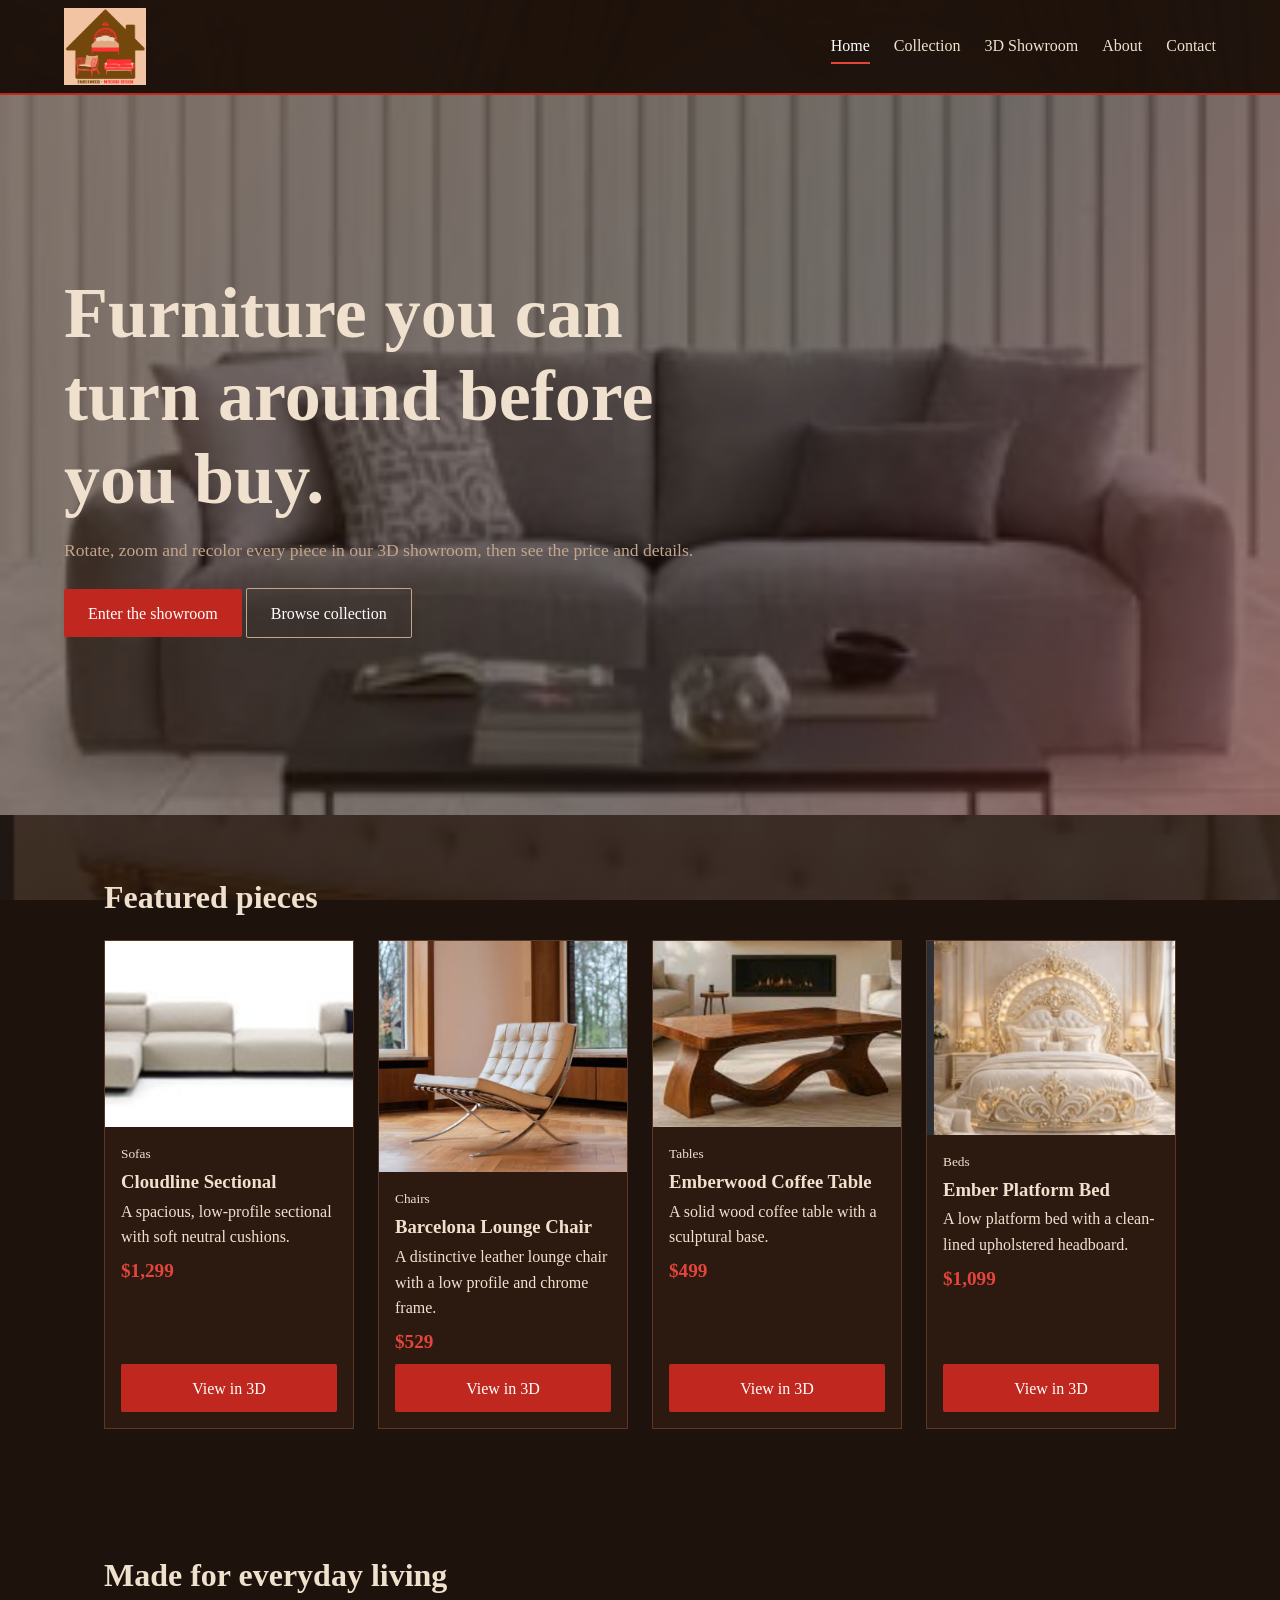
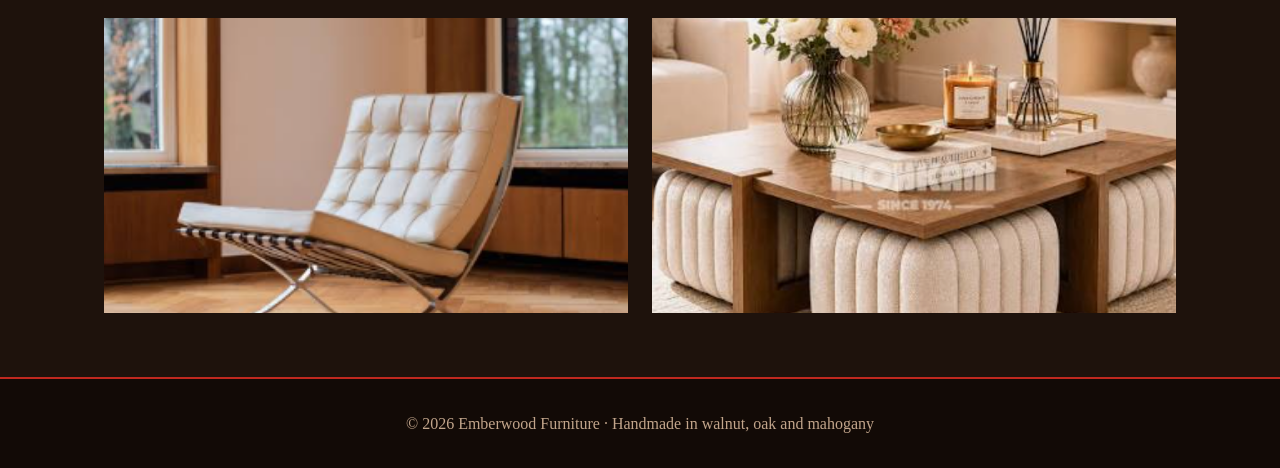
<file: index.html>
<!DOCTYPE html>
<html lang="en">

<head>
    <meta charset="UTF-8">
    <meta name="viewport" content="width=device-width,initial-scale=1">
    <title>Home | Emberwood Furniture</title>
    <link rel="icon" type="image/png" href="assets/images/emberwood-logo.png">
    <link rel="stylesheet" href="css/style.css">
</head>

<body class="page-home">
    <header><a class="logo" href="index.html" aria-label="Emberwood Interior Design home"><img
                src="assets/images/emberwood-logo.png" alt="Emberwood Interior Design"></a><button class="burger"
            aria-label="Menu">☰</button>
        <nav><a href="index.html" class="on">Home</a><a href="products.html" class="">Collection</a><a
                href="showroom.html" class="">3D Showroom</a><a href="about.html" class="">About</a><a
                href="contact.html" class="">Contact</a></nav>
    </header>
    <section class="hero"><img class="hero-image" src="assets/images/sofa%20(2).png" alt="">
        <div>
            <h1>Furniture you can turn around before you buy.</h1>
            <p>Rotate, zoom and recolor every piece in our 3D showroom, then see the price and details.</p><a
                class="btn" href="showroom.html">Enter the showroom</a> <a class="btn alt" href="products.html">Browse
                collection</a>
        </div>
    </section>
    <section class="wrap">
        <h2>Featured pieces</h2>
        <div class="grid" id="feat"></div>
    </section>
    <section class="wrap">
        <h2>Made for everyday living</h2>
        <div class="media"><img src="assets/images/Chair%20(1).png" alt="A comfortable upholstered accent chair">
            <img src="assets/images/Table%20(4).png" alt="A handcrafted wood coffee table"></div>
    </section>
    <footer>© 2026 Emberwood Furniture · Handmade in walnut, oak and mahogany</footer>
    <script src="js/data.js"></script>
    <script>document.getElementById('feat').innerHTML = PRODUCTS.filter((product) => product.id === product.model).map(card).join('')</script>
</body>

</html>
</file>
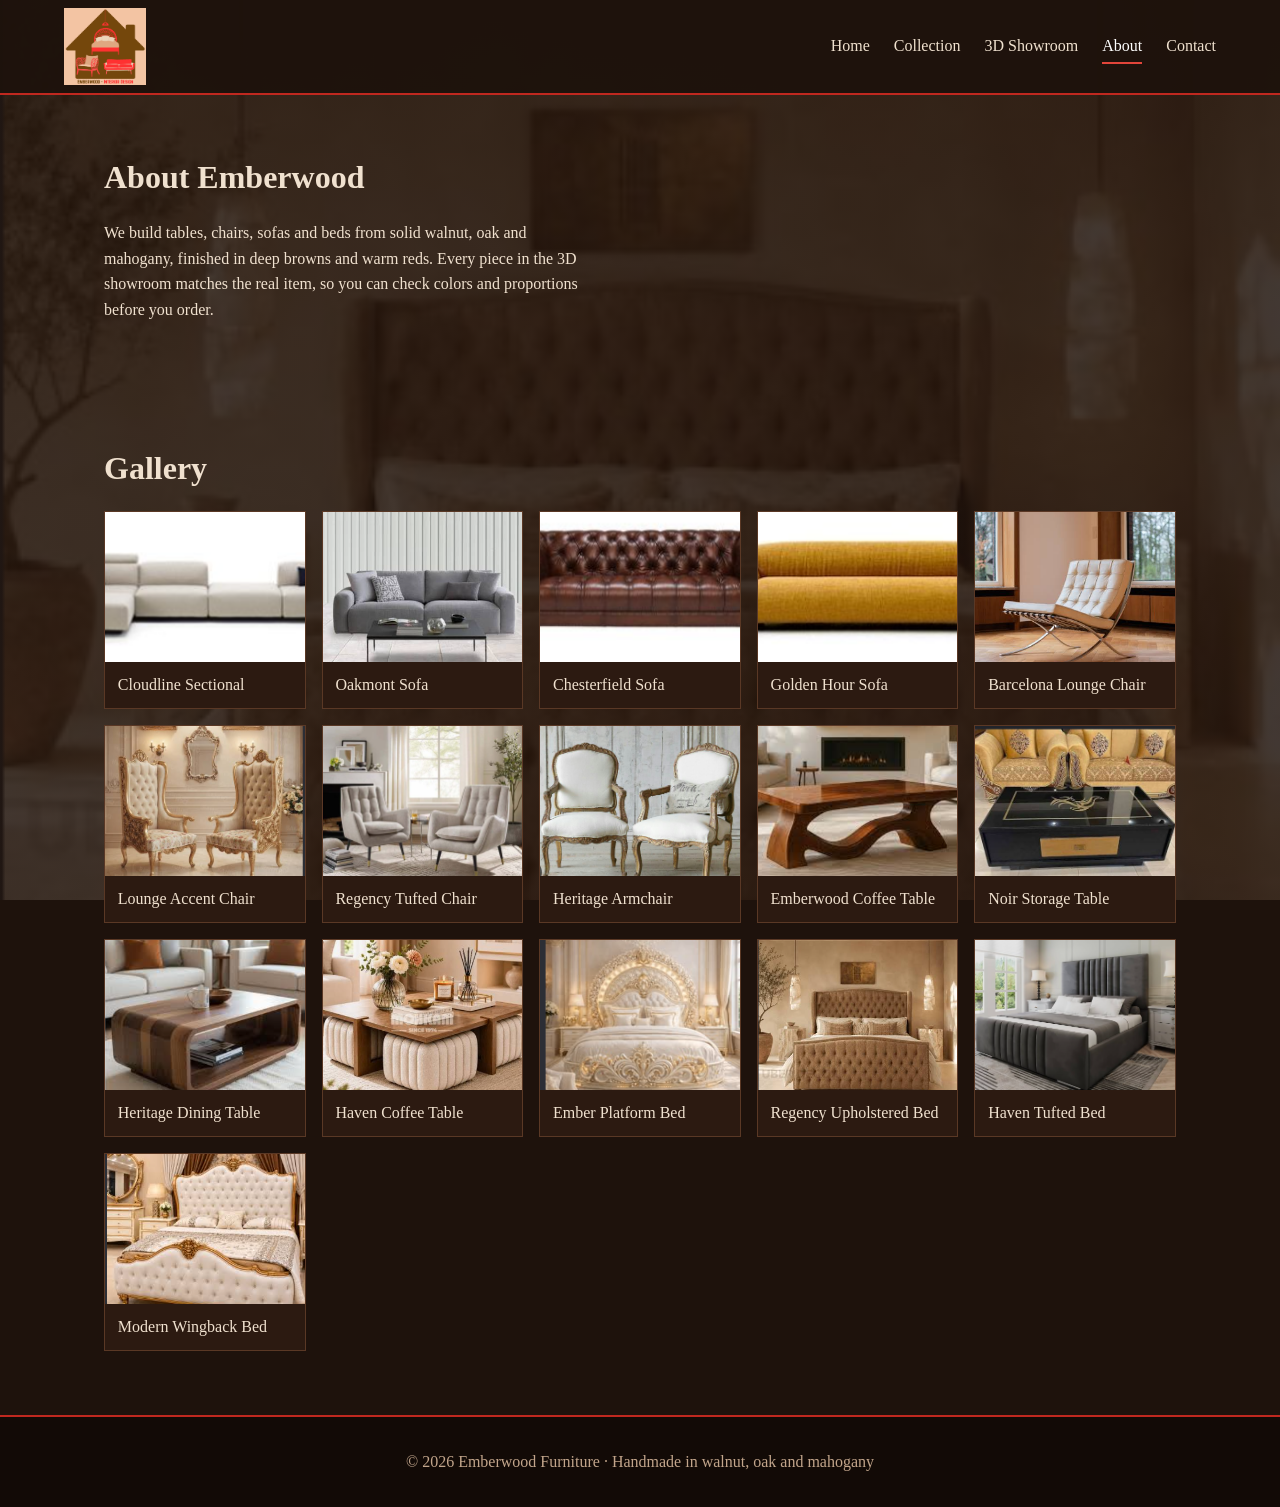
<file: about.html>
<!DOCTYPE html>
<html lang="en">

<head>
    <meta charset="UTF-8">
    <meta name="viewport" content="width=device-width,initial-scale=1">
    <title>About | Emberwood Furniture</title>
    <link rel="icon" type="image/png" href="assets/images/emberwood-logo.png">
    <link rel="stylesheet" href="css/style.css">
</head>

<body class="page-about">
    <header><a class="logo" href="index.html" aria-label="Emberwood Interior Design home"><img
                src="assets/images/emberwood-logo.png" alt="Emberwood Interior Design"></a><button class="burger"
            aria-label="Menu">☰</button>
        <nav><a href="index.html" class="">Home</a><a href="products.html" class="">Collection</a><a
                href="showroom.html" class="">3D Showroom</a><a href="about.html" class="on">About</a><a
                href="contact.html" class="">Contact</a></nav>
    </header>
    <section class="wrap">
        <h2>About Emberwood</h2>
        <p style="max-width:62ch">We build tables, chairs, sofas and beds from solid walnut, oak and mahogany, finished
            in deep browns and warm reds. Every piece in the 3D showroom matches the real item, so you can check colors
            and proportions before you order.</p>
    </section>
    <section class="wrap">
        <h2>Gallery</h2>
        <div class="gallery" id="gallery"></div>
    </section>
    <dialog class="image-viewer" id="image-viewer" aria-label="Gallery image">
        <button class="viewer-close" type="button" aria-label="Close image">×</button>
        <img id="viewer-image" alt="">
        <p id="viewer-caption"></p>
    </dialog>
    <footer>© 2026 Emberwood Furniture · Handmade in walnut, oak and mahogany</footer>
    <script src="js/data.js"></script>
    <script>
        const gallery = document.getElementById("gallery");
        const viewer = document.getElementById("image-viewer");
        const viewerImage = document.getElementById("viewer-image");
        const viewerCaption = document.getElementById("viewer-caption");

        gallery.innerHTML = PRODUCTS.map((product) =>
            `<button class="gallery-item" type="button" data-image="${product.img}" data-caption="${product.name}"><img src="${product.img}" alt="${product.name}" loading="lazy"><span>${product.name}</span></button>`
        ).join("");

        gallery.addEventListener("click", (event) => {
            const item = event.target.closest(".gallery-item");
            if (!item) return;
            viewerImage.src = item.dataset.image;
            viewerImage.alt = item.dataset.caption;
            viewerCaption.textContent = item.dataset.caption;
            viewer.showModal();
        });
        viewer.querySelector(".viewer-close").addEventListener("click", () => viewer.close());
        viewer.addEventListener("click", (event) => {
            if (event.target === viewer) viewer.close();
        });
    </script>
</body>

</html>
</file>
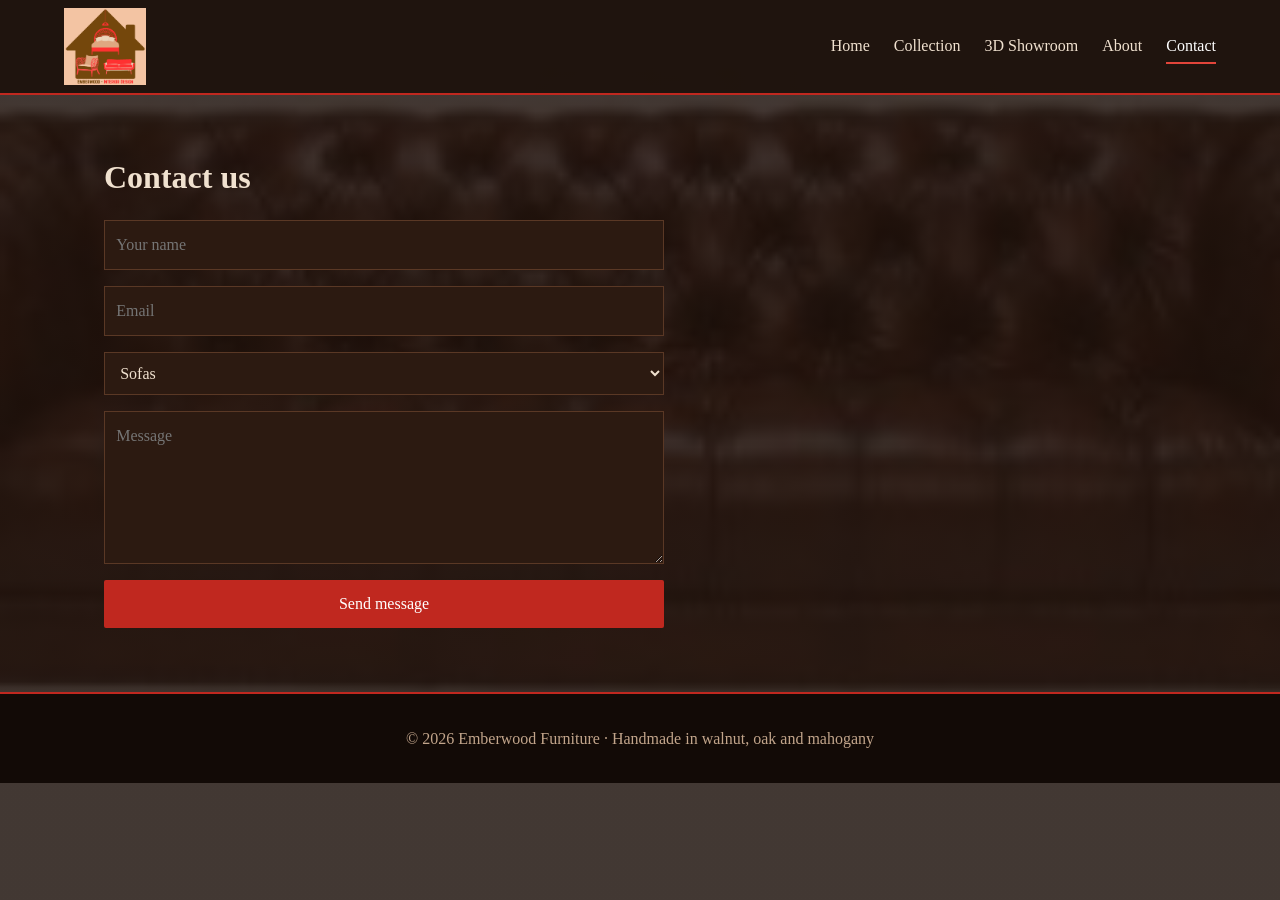
<file: contact.html>
<!DOCTYPE html>
<html lang="en">

<head>
    <meta charset="UTF-8">
    <meta name="viewport" content="width=device-width,initial-scale=1">
    <title>Contact | Emberwood Furniture</title>
    <link rel="icon" type="image/png" href="assets/images/emberwood-logo.png">
    <link rel="stylesheet" href="css/style.css">
</head>

<body class="page-contact">
    <header><a class="logo" href="index.html" aria-label="Emberwood Interior Design home"><img
                src="assets/images/emberwood-logo.png" alt="Emberwood Interior Design"></a><button class="burger"
            aria-label="Menu">☰</button>
        <nav><a href="index.html" class="">Home</a><a href="products.html" class="">Collection</a><a
                href="showroom.html" class="">3D Showroom</a><a href="about.html" class="">About</a><a
                href="contact.html" class="on">Contact</a></nav>
    </header>
    <section class="wrap">
        <h2>Contact us</h2>
        <form onsubmit="event.preventDefault();this.innerHTML='<p>Thanks! We will reply within one working day.</p>'">
            <input required placeholder="Your name"><input required type="email" placeholder="Email"><select>
                <option>Sofas</option>
                <option>Chairs</option>
                <option>Tables</option>
                <option>Beds</option>
            </select><textarea rows="5" placeholder="Message"></textarea><button class="btn">Send message</button>
        </form>
    </section>
    <footer>© 2026 Emberwood Furniture · Handmade in walnut, oak and mahogany</footer>
    <script src="js/data.js"></script>
</body>

</html>
</file>
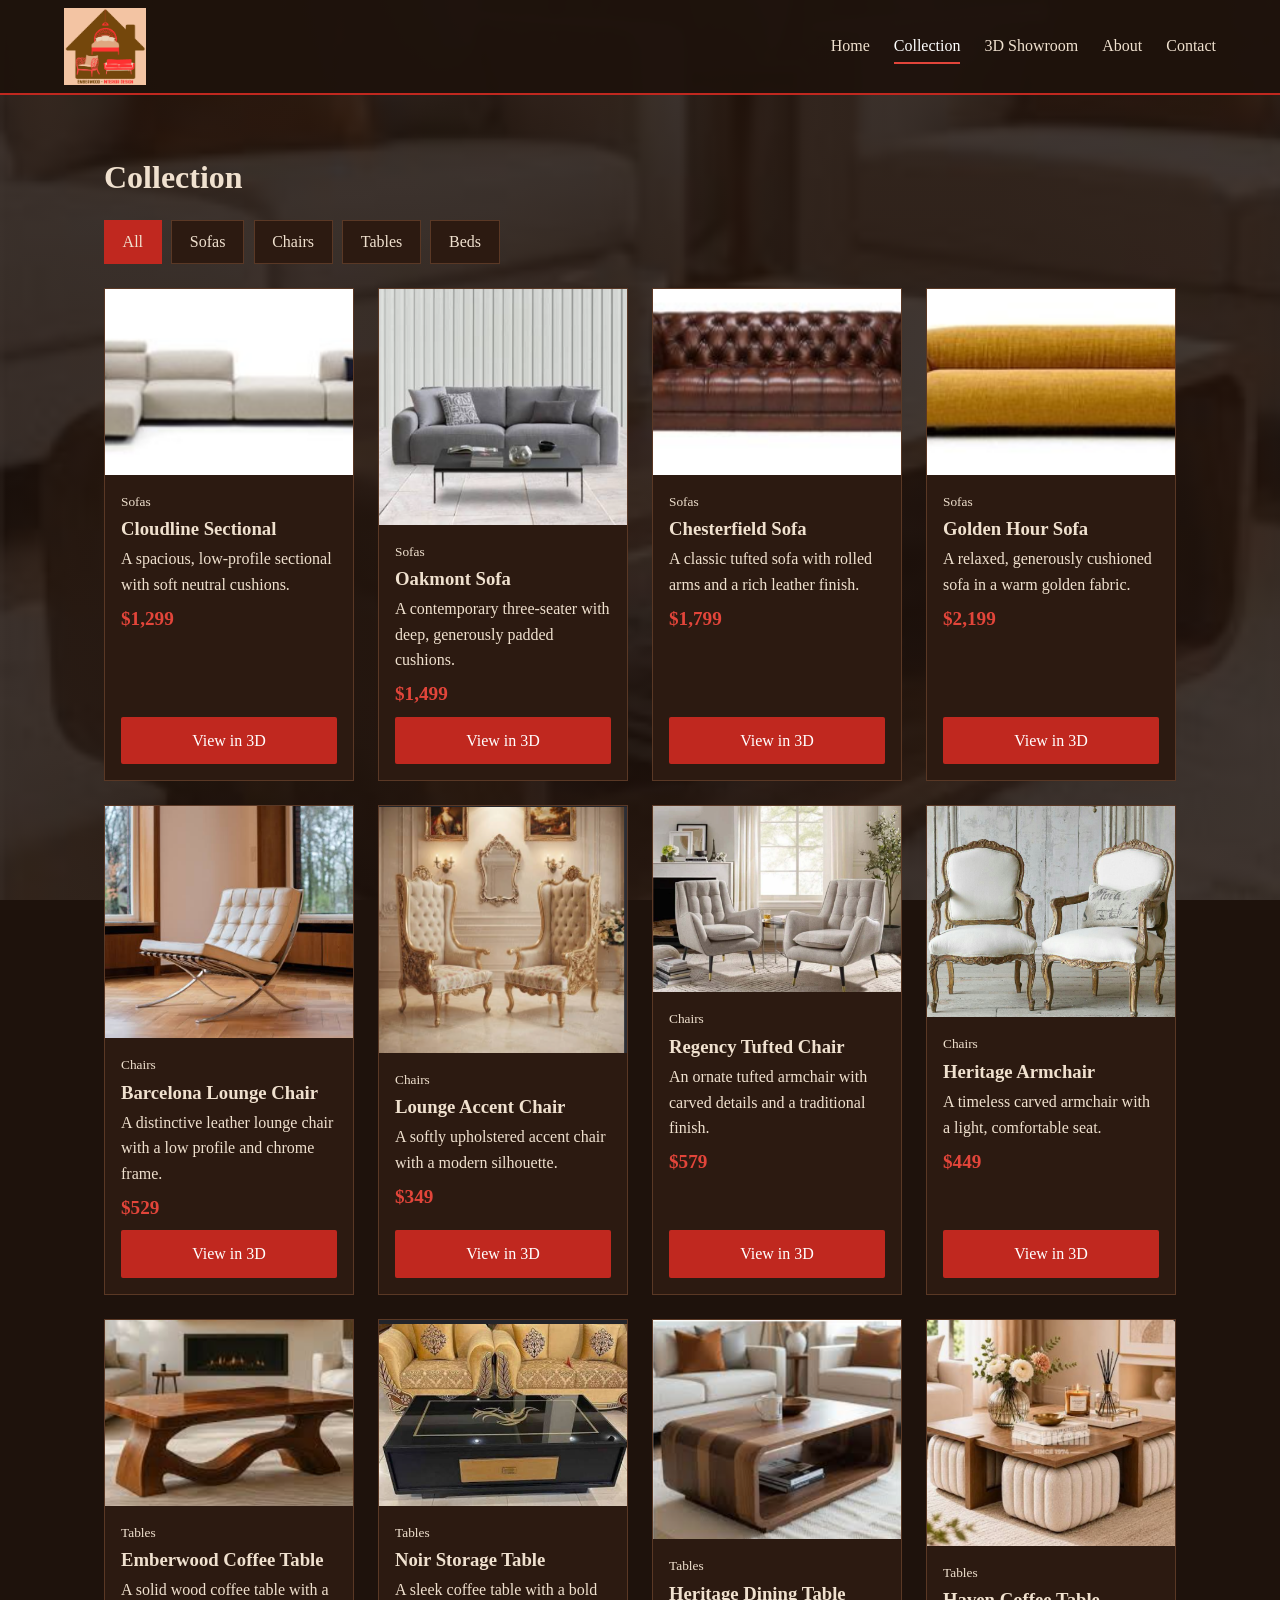
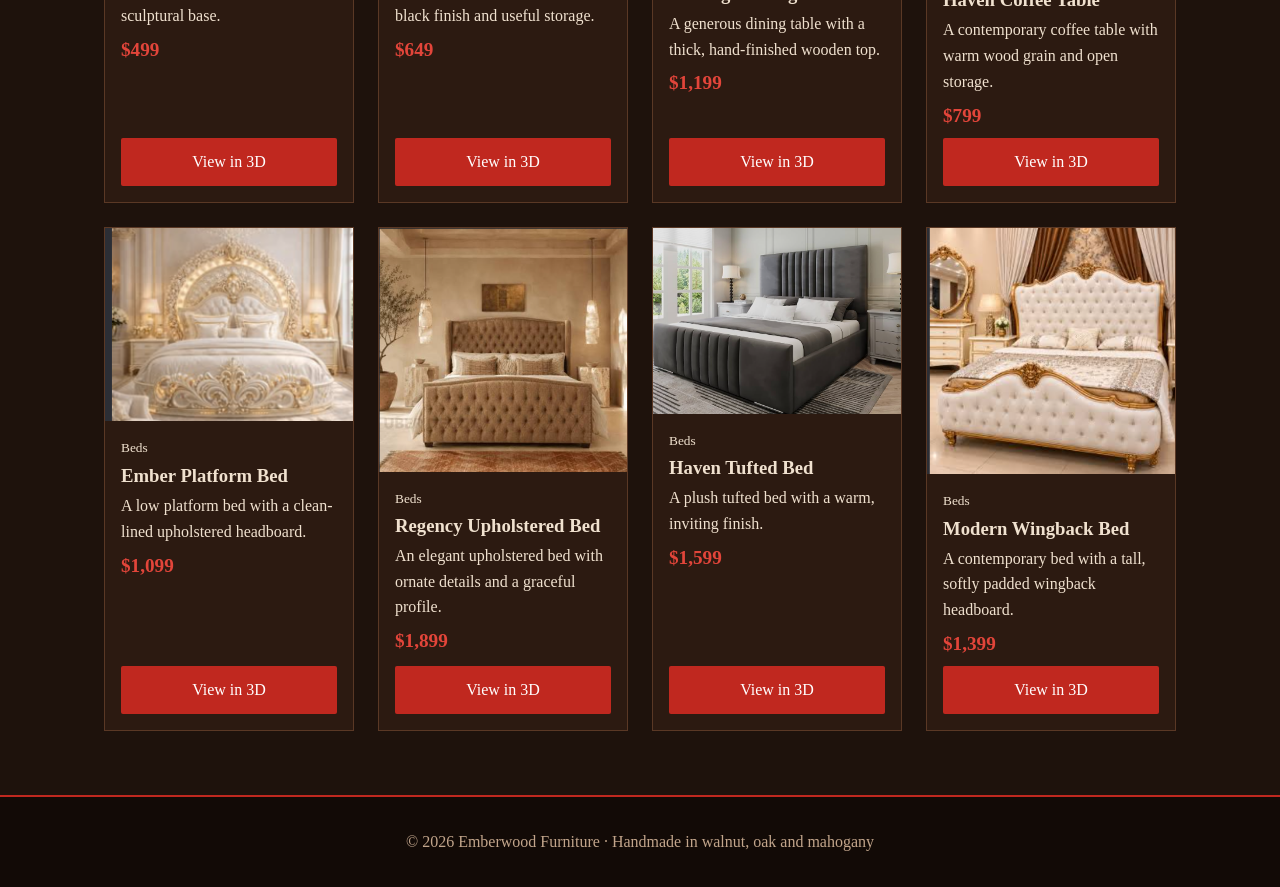
<file: products.html>
<!DOCTYPE html>
<html lang="en">

<head>
    <meta charset="UTF-8">
    <meta name="viewport" content="width=device-width,initial-scale=1">
    <title>Collection | Emberwood Furniture</title>
    <link rel="icon" type="image/png" href="assets/images/emberwood-logo.png">
    <link rel="stylesheet" href="css/style.css">
</head>

<body class="page-collection">
    <header><a class="logo" href="index.html" aria-label="Emberwood Interior Design home"><img
                src="assets/images/emberwood-logo.png" alt="Emberwood Interior Design"></a><button class="burger"
            aria-label="Menu">☰</button>
        <nav><a href="index.html" class="">Home</a><a href="products.html" class="on">Collection</a><a
                href="showroom.html" class="">3D Showroom</a><a href="about.html" class="">About</a><a
                href="contact.html" class="">Contact</a></nav>
    </header>
    <section class="wrap">
        <h2>Collection</h2>
        <div class="tabs" id="cats"></div>
        <div class="grid" id="list"></div>
    </section>
    <footer>© 2026 Emberwood Furniture · Handmade in walnut, oak and mahogany</footer>
    <script src="js/data.js"></script>
    <script>
        const categories = document.getElementById("cats");
        const productList = document.getElementById("list");
        categories.innerHTML = CATEGORIES.map((category, i) =>
            `<button class="tab${i === 0 ? " on" : ""}" type="button" aria-pressed="${i === 0}">${category}</button>`
        ).join("");

        const showProducts = (category) => {
            productList.innerHTML = PRODUCTS
                .filter((product) => category === "All" || product.cat === category)
                .map(card)
                .join("");
        };
        showProducts("All");

        categories.addEventListener("click", (event) => {
            const tab = event.target.closest(".tab");
            if (!tab || !categories.contains(tab)) return;
            categories.querySelectorAll(".tab").forEach((item) => {
                const active = item === tab;
                item.classList.toggle("on", active);
                item.setAttribute("aria-pressed", active);
            });
            showProducts(tab.textContent);
        });

    </script>
</body>

</html>
</file>
<file: css/style.css>
:root {
    --bg: #1e120c;
    --panel: #2c1a11;
    --wood: #5a3825;
    --sand: #f0e1cf;
    --muted: #c2a58b;
    --red: #c0281f;
    --red2: #e2453a
}

* {
    box-sizing: border-box;
    margin: 0
}

html {
    scroll-behavior: smooth
}

body {
    font-family: Georgia, 'Times New Roman', serif;
    background: var(--bg);
    color: var(--sand);
    line-height: 1.6;
    background-attachment: fixed;
    background-position: center;
    background-size: cover
}

.page-home {
    background-image: linear-gradient(rgba(30, 18, 12, .84), rgba(30, 18, 12, .84)), url("../assets/images/Bed%20(4).png")
}

.page-collection {
    background-image: linear-gradient(rgba(30, 18, 12, .84), rgba(30, 18, 12, .84)), url("../assets/images/Table%20(3).png")
}

.page-showroom {
    background-image: linear-gradient(rgba(30, 18, 12, .84), rgba(30, 18, 12, .84)), url("../assets/images/Chair%20(2).png")
}

.page-about {
    background-image: linear-gradient(rgba(30, 18, 12, .84), rgba(30, 18, 12, .84)), url("../assets/images/Bed%20(2).png")
}

.page-contact {
    background-image: linear-gradient(rgba(30, 18, 12, .84), rgba(30, 18, 12, .84)), url("../assets/images/sofa%20(3).png")
}

h1,
h2,
h3 {
    font-family: 'Palatino Linotype', Palatino, Georgia, serif;
    font-weight: 700;
    line-height: 1.15
}

a {
    color: inherit;
    text-decoration: none
}

header {
    position: sticky;
    top: 0;
    z-index: 20;
    background: rgba(30, 18, 12, .95);
    border-bottom: 2px solid var(--red);
    display: flex;
    align-items: center;
    justify-content: space-between;
    padding: .35rem 5vw
}

.logo {
    display: flex;
    flex: 0 0 auto;
    width: 82px;
    height: 82px;
    overflow: hidden;
    transition: transform .2s ease
}

.logo img {
    display: block;
    width: 100%;
    height: 100%;
    object-fit: contain
}

.logo:hover {
    transform: translateY(-2px)
}

nav {
    display: flex;
    gap: 1.5rem
}

nav a {
    padding: .2rem 0;
    border-bottom: 2px solid transparent;
    transition: color .2s ease, border-color .2s ease
}

nav a:hover,
nav a.on {
    border-color: var(--red2);
    color: #fff
}

.burger {
    display: none;
    background: none;
    border: 1px solid var(--wood);
    color: var(--sand);
    padding: .3rem .7rem;
    font-size: 1.2rem;
    cursor: pointer;
    transition: background-color .2s ease, border-color .2s ease, transform .2s ease
}

.burger:hover {
    background: var(--panel);
    border-color: var(--red2);
    transform: translateY(-1px)
}

.btn {
    display: inline-block;
    background: var(--red);
    color: #fff;
    padding: .7rem 1.5rem;
    border: 0;
    cursor: pointer;
    font: inherit;
    border-radius: 2px;
    transition: background-color .2s ease, color .2s ease, border-color .2s ease, transform .2s ease, box-shadow .2s ease
}

.btn:hover {
    background: var(--red2);
    transform: translateY(-2px);
    box-shadow: 0 7px 18px rgba(0, 0, 0, .24)
}

.btn.alt {
    background: transparent;
    border: 1px solid var(--muted)
}

.hero {
    position: relative;
    min-height: 80vh;
    display: grid;
    align-items: center;
    padding: 4rem 5vw;
    overflow: hidden;
    background: linear-gradient(120deg, #3b2013, #1e120c 60%, #5b1410)
}

.hero-image {
    position: absolute;
    inset: 0;
    width: 100%;
    height: 100%;
    object-fit: cover;
    opacity: .45;
    animation: hero-drift 24s ease-in-out infinite alternate
}

.hero>div {
    position: relative;
    max-width: 640px
}

.hero h1 {
    font-size: clamp(2.4rem, 6vw, 4.5rem);
    margin-bottom: 1rem
}

.hero p {
    color: var(--muted);
    margin-bottom: 1.5rem;
    font-size: 1.1rem
}

.wrap {
    padding: 4rem 5vw;
    max-width: 1200px;
    margin: auto
}

.wrap h2 {
    font-size: 2rem;
    margin-bottom: 1.5rem
}

.grid {
    display: grid;
    grid-template-columns: repeat(auto-fill, minmax(250px, 1fr));
    gap: 1.5rem
}

.card {
    background: var(--panel);
    border: 1px solid var(--wood);
    overflow: hidden;
    display: flex;
    flex-direction: column;
    transition: transform .24s ease, box-shadow .24s ease, border-color .24s ease
}

.card:hover {
    transform: translateY(-6px);
    border-color: var(--red2);
    box-shadow: 0 14px 28px rgba(0, 0, 0, .3)
}

.card .img {
    aspect-ratio: 4/3;
    background: linear-gradient(135deg, var(--wood), #2c1a11);
    display: grid;
    place-items: center;
    font-size: 3rem
}

.card img {
    width: 100%;
    height: 100%;
    object-fit: cover;
    transition: transform .45s ease, filter .3s ease
}

.card:hover .img img {
    transform: scale(1.045);
    filter: brightness(1.06)
}

.card .body {
    padding: 1rem;
    display: flex;
    flex-direction: column;
    gap: .4rem;
    flex: 1
}

.price {
    color: var(--red2);
    font-weight: 700;
    font-size: 1.2rem
}

.card .btn {
    margin-top: auto;
    text-align: center
}

.tabs {
    display: flex;
    flex-wrap: wrap;
    gap: .6rem;
    margin-bottom: 1.5rem
}

.tab {
    background: var(--panel);
    color: var(--sand);
    border: 1px solid var(--wood);
    padding: .5rem 1.1rem;
    cursor: pointer;
    font: inherit;
    transition: color .2s ease, background-color .2s ease, border-color .2s ease, transform .2s ease
}

.tab:hover {
    transform: translateY(-2px);
    border-color: var(--red2)
}

.tab.on {
    background: var(--red);
    border-color: var(--red)
}

.split {
    display: grid;
    grid-template-columns: 1.4fr 1fr;
    gap: 2rem;
    align-items: start
}

#stage {
    position: relative;
    height: min(70vh, 560px);
    background: radial-gradient(circle at 50% 40%, #4a2b1b, #1a0f09);
    border: 1px solid var(--wood);
    touch-action: none;
    cursor: grab;
    transition: border-color .25s ease, box-shadow .25s ease
}

#stage:hover {
    border-color: var(--red2);
    box-shadow: 0 10px 24px rgba(0, 0, 0, .2)
}

#stage canvas {
    display: block;
    width: 100%;
    height: 100%
}

.ctl {
    position: absolute;
    right: .7rem;
    bottom: .7rem;
    display: flex;
    gap: .4rem
}

.ctl button {
    background: var(--bg);
    color: var(--sand);
    border: 1px solid var(--wood);
    width: 2.4rem;
    height: 2.4rem;
    cursor: pointer;
    font-size: 1.1rem;
    transition: color .2s ease, background-color .2s ease, border-color .2s ease, transform .2s ease
}

.ctl button:hover {
    color: #fff;
    background: var(--red);
    border-color: var(--red2);
    transform: translateY(-2px)
}

.hint {
    position: absolute;
    left: .8rem;
    bottom: .8rem;
    font-size: .8rem;
    color: var(--muted)
}

.info {
    background: var(--panel);
    border: 1px solid var(--wood);
    padding: 1.5rem;
    animation: fade-up .55s .12s ease-out both
}

.product-photo {
    display: block;
    width: 100%;
    max-height: 260px;
    margin-bottom: 1rem;
    aspect-ratio: 4 / 3;
    object-fit: cover;
    background: var(--wood);
    transition: transform .35s ease, filter .35s ease
}

.product-photo:hover {
    transform: scale(1.015);
    filter: brightness(1.08)
}

.info h2 {
    font-size: 1.8rem
}

.info .price {
    font-size: 1.8rem;
    margin: .5rem 0
}

.sw {
    display: flex;
    gap: .6rem;
    flex-wrap: wrap;
    margin: .6rem 0 1.2rem
}

.sw button {
    width: 2.6rem;
    height: 2.6rem;
    border-radius: 50%;
    border: 3px solid var(--panel);
    outline: 1px solid var(--muted);
    cursor: pointer;
    transition: transform .2s ease, outline-color .2s ease
}

.sw button:hover {
    transform: scale(1.12)
}

.sw button.on {
    outline: 3px solid var(--red2)
}

.spec {
    list-style: none;
    padding: 0;
    margin: 1rem 0;
    color: var(--muted)
}

.spec li {
    border-bottom: 1px solid var(--wood);
    padding: .4rem 0
}

.media {
    display: grid;
    grid-template-columns: repeat(auto-fit, minmax(280px, 1fr));
    gap: 1.5rem
}

.media video,
.media img {
    width: 100%;
    background: var(--wood);
    aspect-ratio: 16/9;
    object-fit: cover
}

.gallery {
    display: grid;
    grid-template-columns: repeat(auto-fill, minmax(190px, 1fr));
    gap: 1rem
}

.gallery-item {
    display: flex;
    flex-direction: column;
    padding: 0;
    overflow: hidden;
    color: var(--sand);
    text-align: left;
    font: inherit;
    background: var(--panel);
    border: 1px solid var(--wood);
    cursor: zoom-in;
    transition: transform .24s ease, box-shadow .24s ease, border-color .24s ease
}

.gallery-item:hover {
    transform: translateY(-5px);
    border-color: var(--red2);
    box-shadow: 0 12px 24px rgba(0, 0, 0, .3)
}

.gallery-item img {
    width: 100%;
    aspect-ratio: 4 / 3;
    object-fit: cover;
    transition: transform .4s ease, filter .3s ease
}

.gallery-item:hover img {
    transform: scale(1.05);
    filter: brightness(1.08)
}

.gallery-item span {
    padding: .65rem .8rem
}

.image-viewer {
    position: fixed;
    width: min(92vw, 1100px);
    max-width: none;
    max-height: 92vh;
    margin: auto;
    padding: 2.5rem 1rem 1rem;
    color: var(--sand);
    text-align: center;
    background: var(--panel);
    border: 1px solid var(--wood)
}

.image-viewer::backdrop {
    background: rgba(0, 0, 0, .86)
}

.image-viewer[open] {
    animation: viewer-enter .22s ease-out both
}

.image-viewer > img {
    display: block;
    max-width: 100%;
    max-height: 76vh;
    margin: 0 auto;
    object-fit: contain
}

.viewer-close {
    position: absolute;
    top: .4rem;
    right: .6rem;
    width: 2rem;
    height: 2rem;
    color: var(--sand);
    font-size: 1.5rem;
    line-height: 1;
    background: var(--bg);
    border: 1px solid var(--wood);
    cursor: pointer;
    transition: background-color .2s ease, transform .2s ease
}

.viewer-close:hover {
    background: var(--red);
    transform: rotate(90deg)
}

.image-viewer p {
    margin-top: .6rem
}

form {
    display: grid;
    gap: 1rem;
    max-width: 560px
}

input,
textarea,
select {
    background: var(--panel);
    color: var(--sand);
    border: 1px solid var(--wood);
    padding: .7rem;
    font: inherit;
    transition: border-color .2s ease, box-shadow .2s ease
}

input:focus,
textarea:focus,
select:focus {
    border-color: var(--red2);
    box-shadow: 0 0 0 3px rgba(226, 69, 58, .2)
}

footer {
    background: #120a06;
    border-top: 2px solid var(--red);
    text-align: center;
    padding: 2rem;
    color: var(--muted)
}

:focus-visible {
    outline: 3px solid var(--red2);
    outline-offset: 2px
}

@keyframes fade-up {
    from { opacity: 0; transform: translateY(14px) }
    to { opacity: 1; transform: translateY(0) }
}

@keyframes hero-drift {
    from { transform: scale(1) }
    to { transform: scale(1.07) }
}

@keyframes viewer-enter {
    from { opacity: 0; transform: scale(.96) }
    to { opacity: 1; transform: scale(1) }
}

@media (prefers-reduced-motion: reduce) {
    *,
    *::before,
    *::after {
        scroll-behavior: auto !important;
        animation-duration: .01ms !important;
        animation-iteration-count: 1 !important;
        transition-duration: .01ms !important
    }
}

@media(max-width:820px) {
    .logo {
        width: 68px;
        height: 68px
    }

    .split {
        grid-template-columns: 1fr
    }

    .burger {
        display: block
    }

    nav {
        display: none;
        position: absolute;
        top: 100%;
        left: 0;
        right: 0;
        flex-direction: column;
        background: var(--bg);
        padding: 1rem 5vw;
        border-bottom: 2px solid var(--red)
    }

    nav.open {
        display: flex
    }
}
</file>
